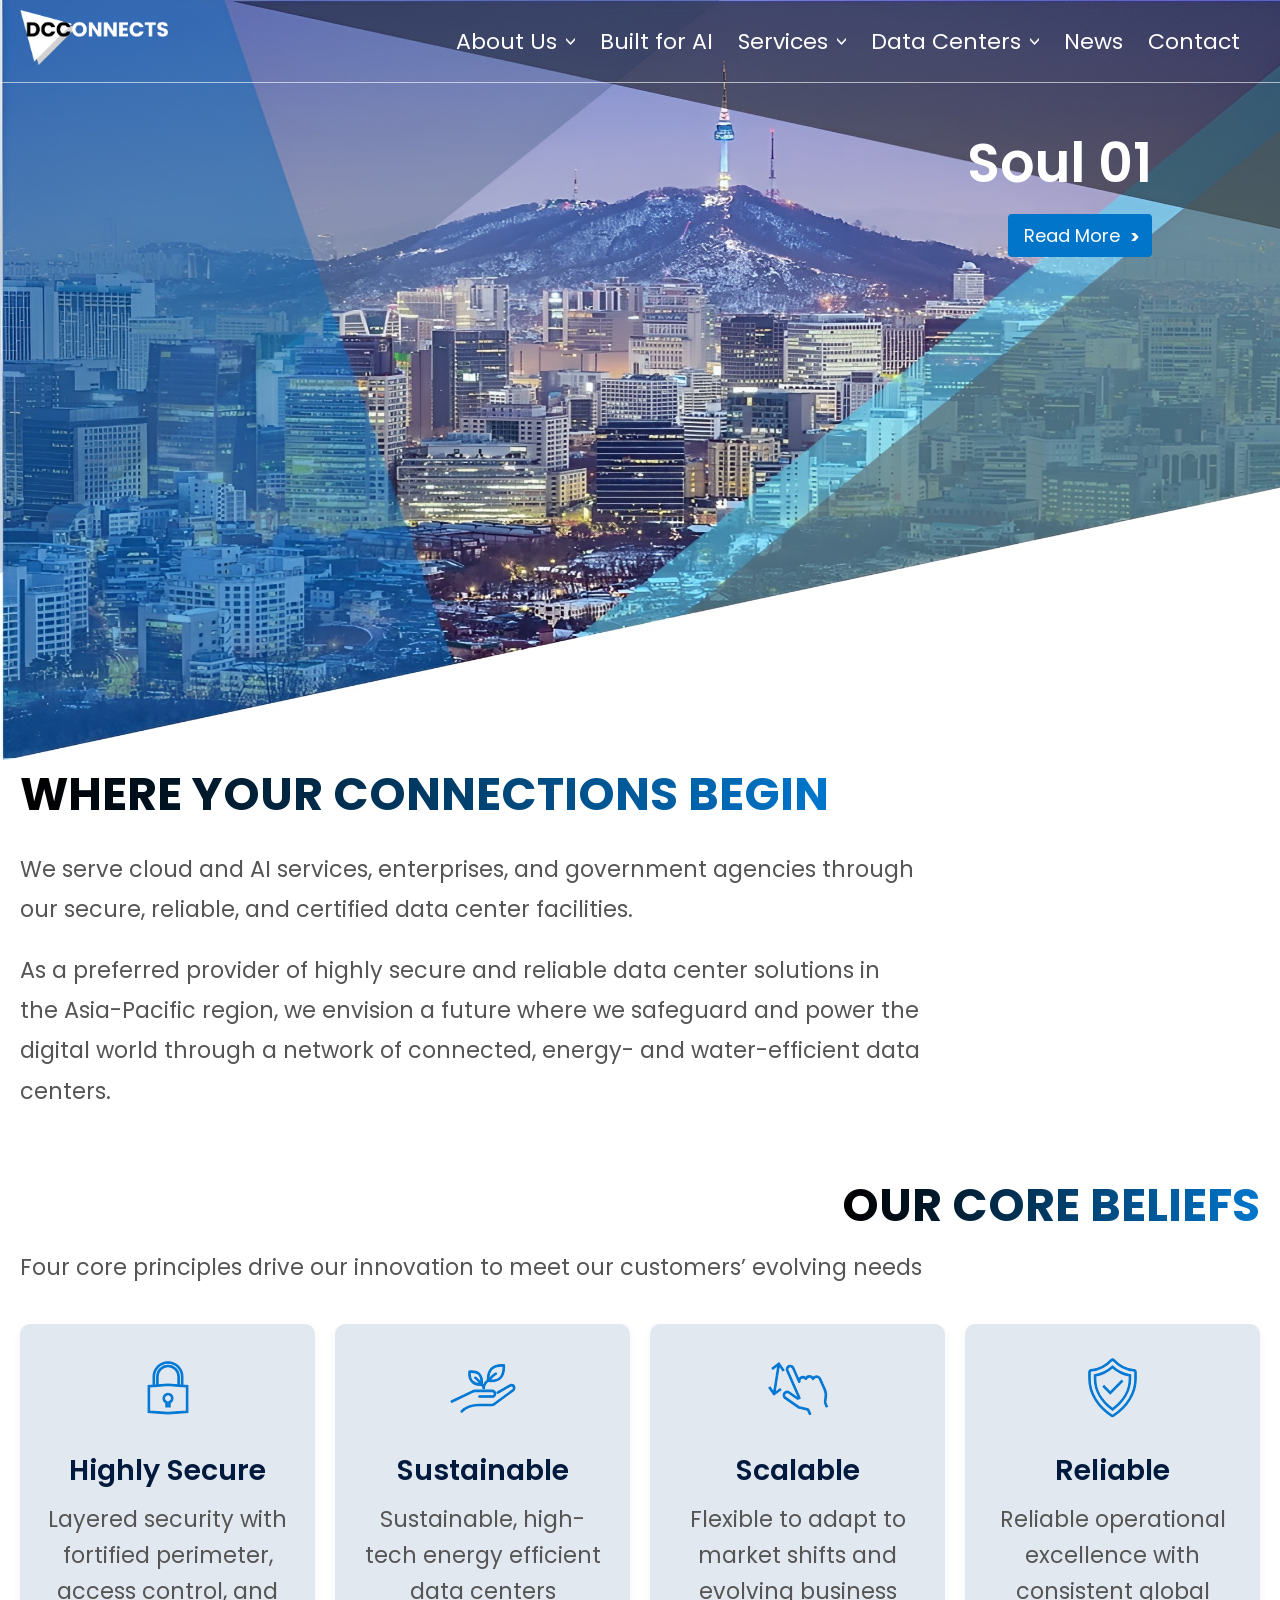
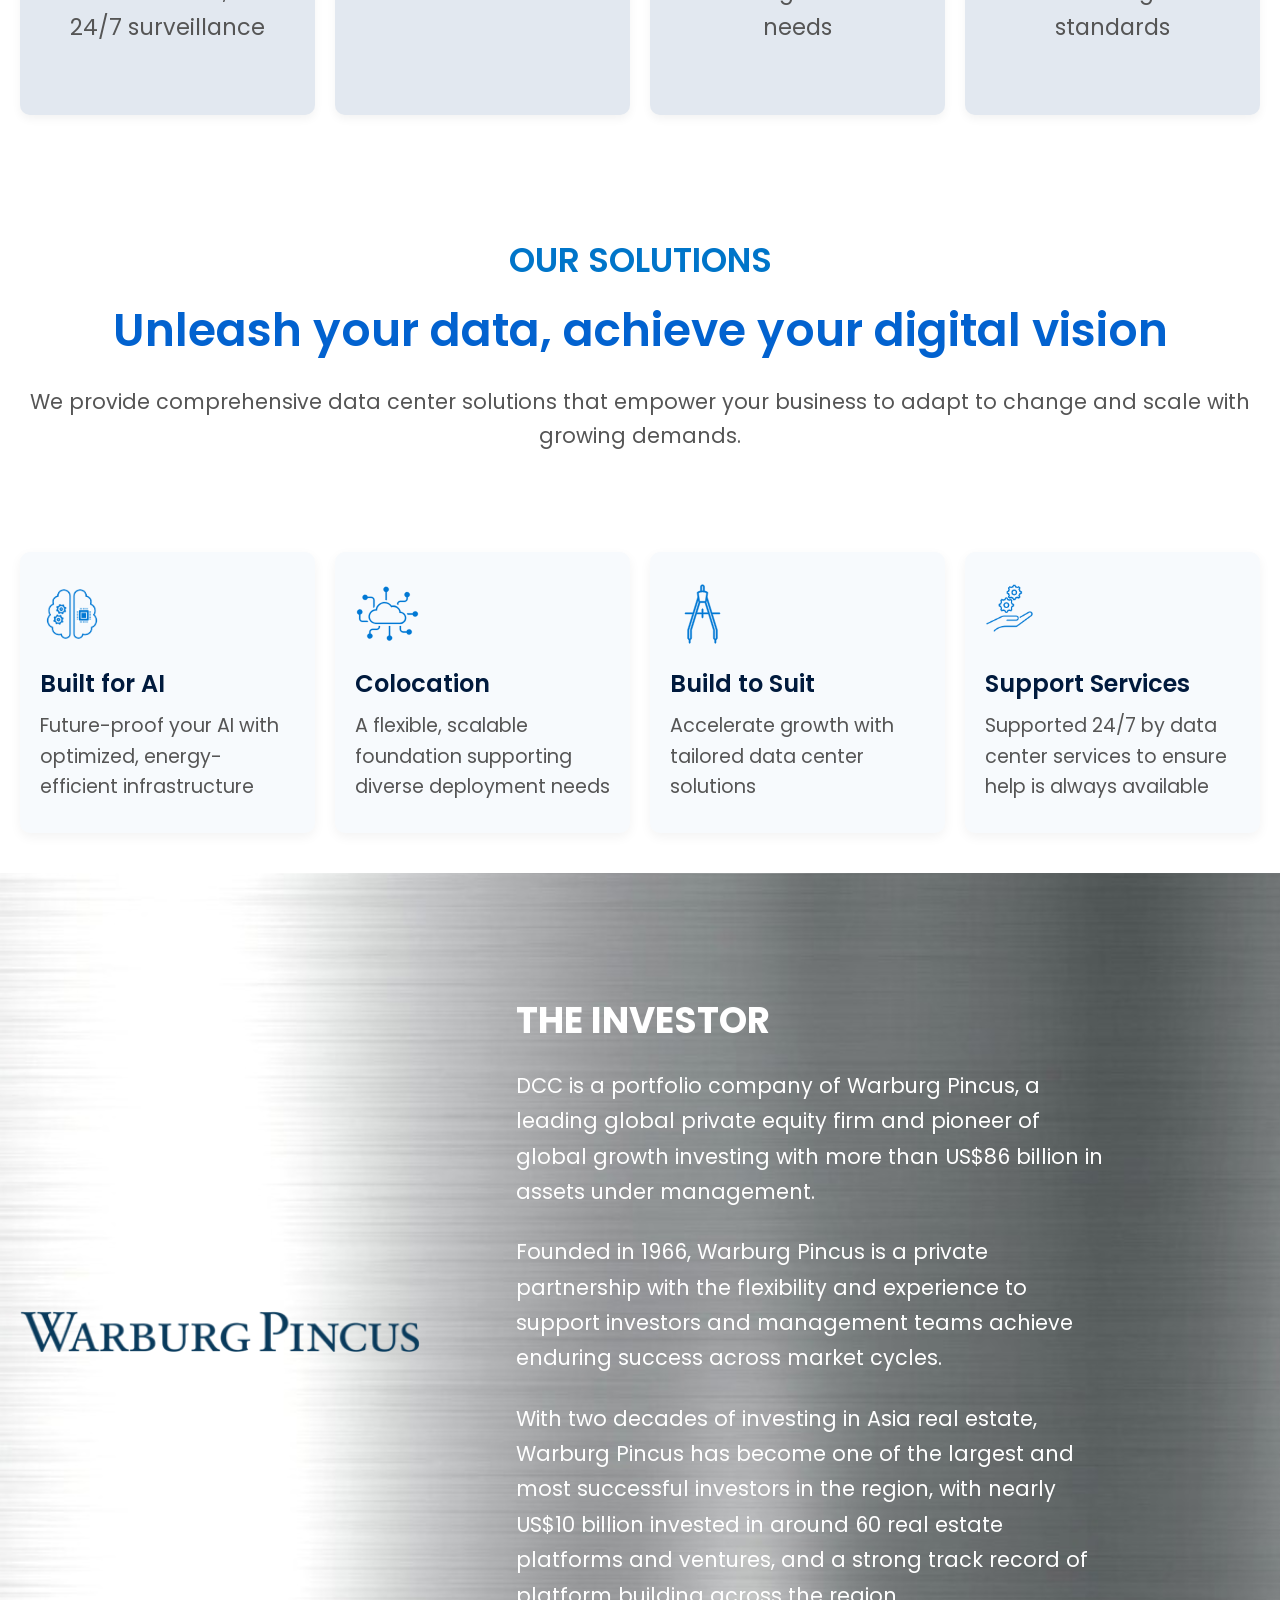
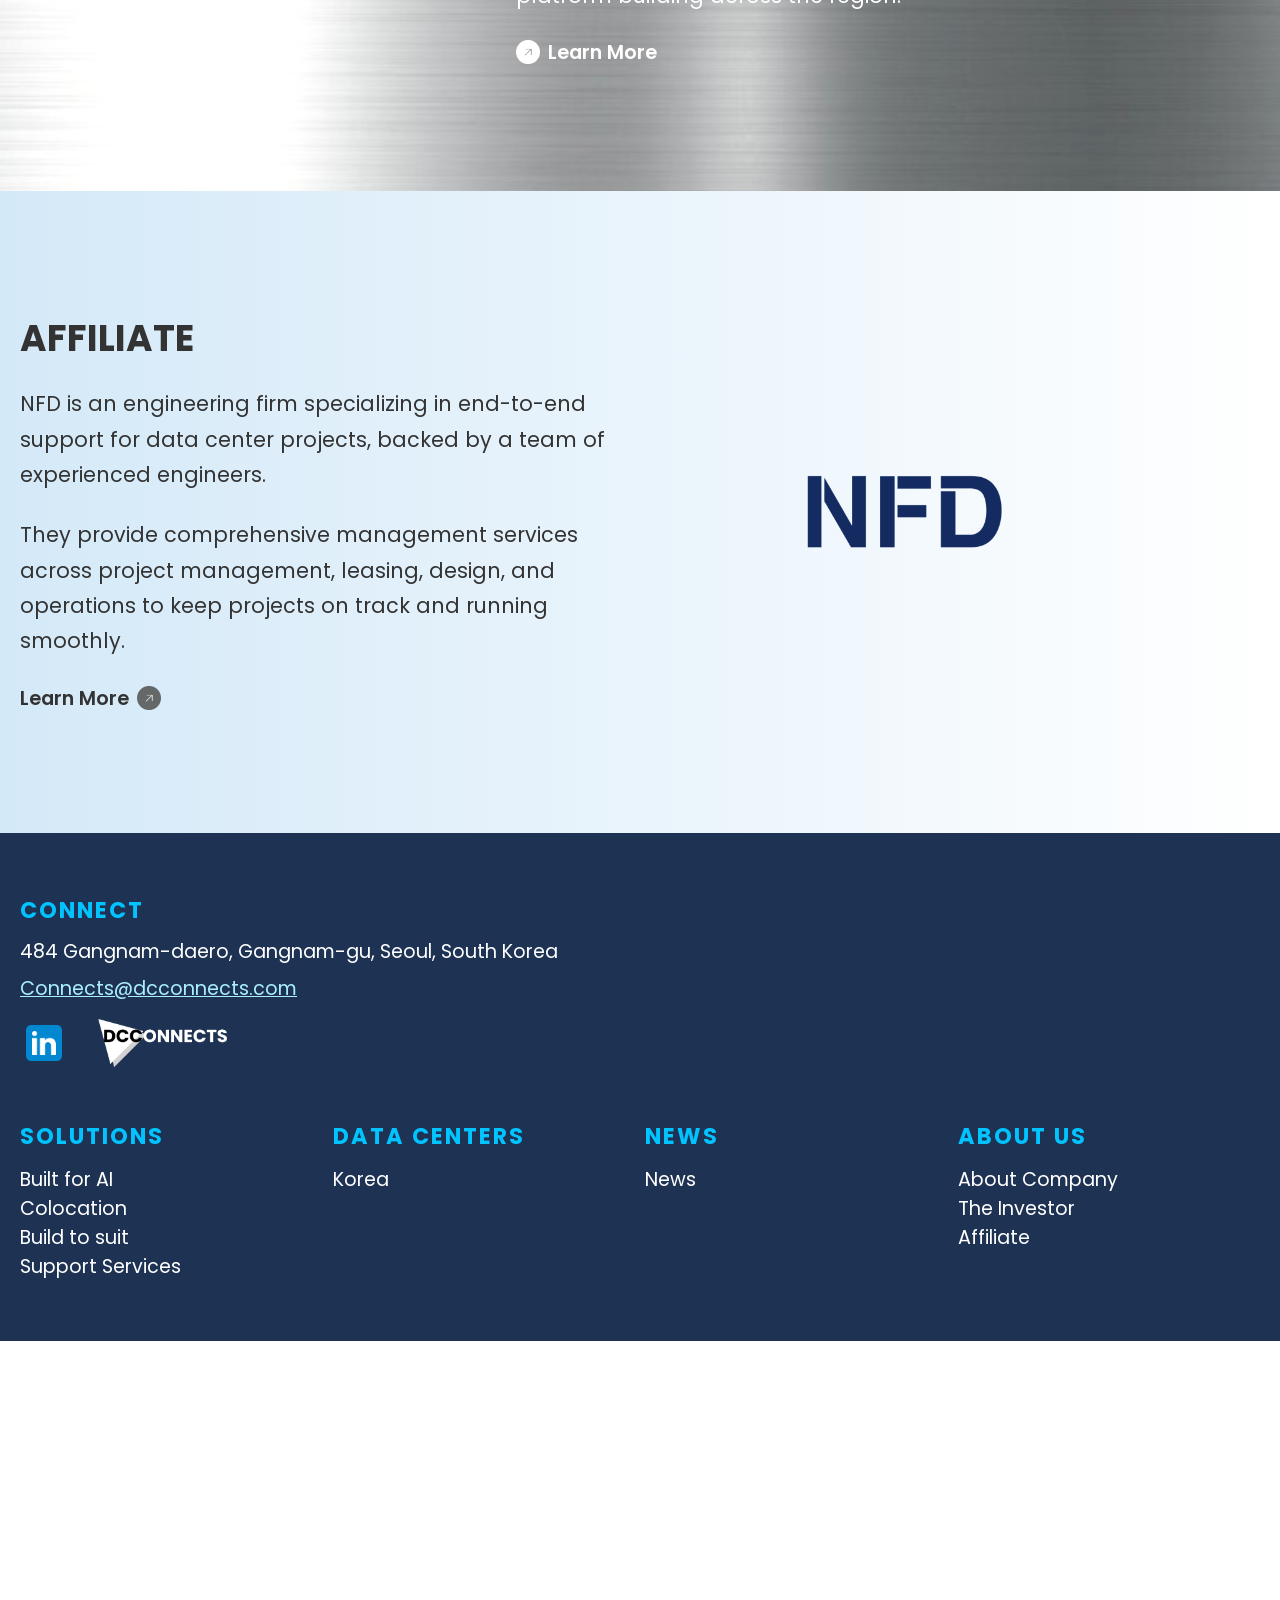
<file: index.html>
<!DOCTYPE html>
<html lang="en">
  <head>
    <meta charset="UTF-8" />
    <meta name="viewport" content="width=device-width, initial-scale=1.0" />
    <meta
      property="og:image"
      content="images/BG Image/BG Image_01 Soul 01_cropped@2x.png"
    />
    <meta property="og:title" content="DCCONNECTS Inc." />
    <meta
      property="og:description"
      content="Drive Your Future with Next Frontier Drive."
    />
    <meta
      property="og:site_name"
      content="Unleash your data, achieve your digital vision"
    />
    <meta property="og:url" content="https://dcconnects.kr" />
    <title>DC Connects</title>
    <link rel="stylesheet" href="css/common.css" />
    <link
      href="https://fonts.googleapis.com/css2?family=Poppins:wght@300;500;700&display=swap"
      rel="stylesheet"
    />
  </head>
  <body>
    <!-- Header 영역 불러오기 -->
    <div id="header-include"></div>

    <section id="banner">
      <div class="banner-inner">
        <img
          src="images/BG Image/BG Image_01 Soul 01@update_2x.png"
          alt="Banner"
        />
        <div class="hero-text">
          <h1>Soul 01</h1>
          <a href="data-center-soul01.html">Read More</a>
        </div>
      </div>
    </section>
    <section class="content">
      <h2>
        <span id="company" class="gradient-text"
          >WHERE YOUR CONNECTIONS BEGIN</span
        >
      </h2>
      <p>
        We serve cloud and AI services, enterprises, and government agencies
        through our secure, reliable, and certified data center facilities.
      </p>
      <p>
        As a preferred provider of highly secure and reliable data center
        solutions in the Asia-Pacific region, we envision a future where we
        safeguard and power the digital world through a network of connected,
        energy- and water-efficient data centers.
      </p>
    </section>
    <section class="core-beliefs">
      <div style="text-align: right">
        <h2><span class="gradient-text">OUR CORE BELIEFS</span></h2>
      </div>
      <div class="belief-intro">
        <p>
          Four core principles drive our innovation to meet our customers’
          evolving needs
        </p>
      </div>
      <div class="belief-grid">
        <div class="belief-card">
          <img
            src="images/Icons/Icon_01_Our_Core_Belief_01_Highlty Secure.svg"
            alt="Highly Secure"
          />
          <h3>Highly Secure</h3>
          <p>
            Layered security with fortified perimeter, access control, and 24/7
            surveillance
          </p>
        </div>
        <div class="belief-card">
          <img
            src="images/Icons/Icon_01 Our Core Belief_02 Sustainable.svg"
            alt="Sustainable"
          />
          <h3>Sustainable</h3>
          <p>Sustainable, high-tech energy efficient data centers</p>
        </div>
        <div class="belief-card">
          <img
            src="images/Icons/Icon_01 Our Core Belief_03 Scalable.svg"
            alt="Scalable"
          />
          <h3>Scalable</h3>
          <p>Flexible to adapt to market shifts and evolving business needs</p>
        </div>
        <div class="belief-card">
          <img
            src="images/Icons/Icon_01 Our Core Belief_04 Reliable.svg"
            alt="Reliable"
          />
          <h3>Reliable</h3>
          <p>
            Reliable operational excellence with consistent global standards
          </p>
        </div>
      </div>
    </section>

    <section class="solutions-section">
      <div class="solutions-inner">
        <p class="section-label">OUR SOLUTIONS</p>
        <h2 class="solutions-title">
          Unleash your data, achieve your digital vision
        </h2>
        <p class="solutions-description">
          We provide comprehensive data center solutions that empower your
          business to adapt to change and scale with growing demands.
        </p>
      </div>
    </section>

    <section class="solution-cards">
      <div class="solution-grid">
        <div
          class="solution-card"
          onclick="window.location.href='built-ai.html'"
        >
          <img
            src="images/Icons/Icon_02 Our Solution_01 Built for AI.png"
            alt="Built for AI"
          />
          <h3>Built for AI</h3>
          <p>
            Future-proof your AI with optimized, energy-efficient infrastructure
          </p>
        </div>
        <div
          class="solution-card"
          onclick="window.location.href='services.html#colocation-hero'"
        >
          <img
            src="images/Icons/Icon_02 Our Solution_02 Colocation.svg"
            alt="Colocation"
          />
          <h3>Colocation</h3>
          <p>
            A flexible, scalable foundation supporting diverse deployment needs
          </p>
        </div>
        <div
          class="solution-card"
          onclick="window.location.href='services.html#build-to-suit'"
        >
          <img
            src="images/Icons/Icon_02 Our Solution_03 Build to Suit.svg"
            alt="Build to Suit"
          />
          <h3>Build to Suit</h3>
          <p>Accelerate growth with tailored data center solutions</p>
        </div>
        <div
          class="solution-card"
          onclick="window.location.href='services.html#support-services'"
        >
          <img
            src="images/Icons/Icon_02 Our Solution_04 Support Services.png"
            alt="Support Services"
          />
          <h3>Support Services</h3>
          <p>
            Supported 24/7 by data center services to ensure help is always
            available
          </p>
        </div>
      </div>
    </section>

    <section class="investor-affiliate">
      <div id="investor-section" class="investor-section">
        <div class="investor-content">
          <img
            src="images/Company CI/CI_Warburg Pincus.png"
            alt="Warburg Pincus Logo"
            class="investor-logo"
          />
          <div class="investor-text">
            <h2>THE INVESTOR</h2>
            <p>
              DCC is a portfolio company of Warburg Pincus, a leading global
              private equity firm and pioneer of global growth investing with
              more than US$86 billion in assets under management.
            </p>
            <p>
              Founded in 1966, Warburg Pincus is a private partnership with the
              flexibility and experience to support investors and management
              teams achieve enduring success across market cycles.
            </p>
            <p>
              With two decades of investing in Asia real estate, Warburg Pincus
              has become one of the largest and most successful investors in the
              region, with nearly US$10 billion invested in around 60 real
              estate platforms and ventures, and a strong track record of
              platform building across the region.
            </p>
            <a
              href="https://www.warburgpincus.com"
              class="learn-more"
              target="_blank"
              rel="noopener noreferrer"
            >
              <img src="images/Button/Button_Learn More 01.png" alt="Arrow" />
              Learn More
            </a>
          </div>
        </div>
      </div>

      <div id="affiliate-section" class="affiliate-section">
        <div class="affiliate-content">
          <div class="affiliate-text">
            <h2>AFFILIATE</h2>
            <p>
              NFD is an engineering firm specializing in end-to-end support for
              data center projects, backed by a team of experienced engineers.
            </p>
            <p>
              They provide comprehensive management services across project
              management, leasing, design, and operations to keep projects on
              track and running smoothly.
            </p>
            <a
              href="https://nfd.kr"
              class="learn-more"
              target="_blank"
              rel="noopener noreferrer"
            >
              Learn More
              <img src="images/Button/Button_Learn More 02.png" alt="Arrow" />
            </a>
          </div>
          <img
            src="images/Company CI/CI_NFD.png"
            alt="NFD Logo"
            class="affiliate-logo"
          />
        </div>
      </div>
    </section>

    <!-- Footer 영역 불러오기 -->
    <div id="footer-include"></div>
    <script src="js/include.js"></script>
  </body>
  <script>
    /* Base scripts and layout logic for all pages */
    let resizeTimeout;
    let mobileDropdownInitialized = false;
    /* Responsive footer font and image size for under 958px */
    // Move nav inside .header-inner on desktop, outside on mobile
    function adjustNavPosition() {
      const headerInner = document.querySelector(".header-inner");
      const nav = document.querySelector("nav");
      if (!headerInner || !nav) return;
      if (window.innerWidth > 958) {
        if (!headerInner.contains(nav)) {
          headerInner.appendChild(nav);
        }
      } else {
        if (headerInner.contains(nav)) {
          headerInner.parentNode.parentNode.insertBefore(
            nav,
            headerInner.parentNode.nextSibling
          );
        }
      }
    }

    function enableMobileDropdown() {
      if (window.innerWidth > 958) {
        // Remove any existing onclick handlers to avoid conflicts on desktop
        document.querySelectorAll("nav ul li > a").forEach((link) => {
          link.onclick = null;
          link.classList.remove("open");
          if (link.parentElement) {
            link.parentElement.classList.remove("open");
          }
        });
        mobileDropdownInitialized = false;
        return;
      }

      if (mobileDropdownInitialized) return; // Prevent re-initialization

      const allMenuLinks = document.querySelectorAll("nav ul li > a");
      allMenuLinks.forEach((link) => {
        link.onclick = (e) => {
          const parent = link.parentElement;
          const isDropdown = parent.classList.contains("dropdown");
          const isOpen = parent.classList.contains("open");

          // Prevent default only for dropdowns
          if (isDropdown) {
            e.preventDefault();
          }

          // Reset all menu states
          document.querySelectorAll("nav ul li").forEach((item) => {
            item.classList.remove("open");
            const aTag = item.querySelector("a");
            if (aTag) {
              aTag.classList.remove("open");
            }
          });

          // Toggle dropdown only if it's a dropdown and was not already open
          if (isDropdown && !isOpen) {
            parent.classList.add("open");
            link.classList.add("open");
          } else if (!isDropdown) {
            // Close mobile menu if non-dropdown clicked
            document.body.classList.remove("menu-open");
          }
        };
      });
      mobileDropdownInitialized = true;
    }

    function onResize() {
      clearTimeout(resizeTimeout);
      resizeTimeout = setTimeout(() => {
        adjustNavPosition();
        enableMobileDropdown();
      }, 150);
    }

    window.addEventListener("load", () => {
      adjustNavPosition();
      enableMobileDropdown();
    });

    window.addEventListener("resize", onResize);
  </script>
</html>
</file>
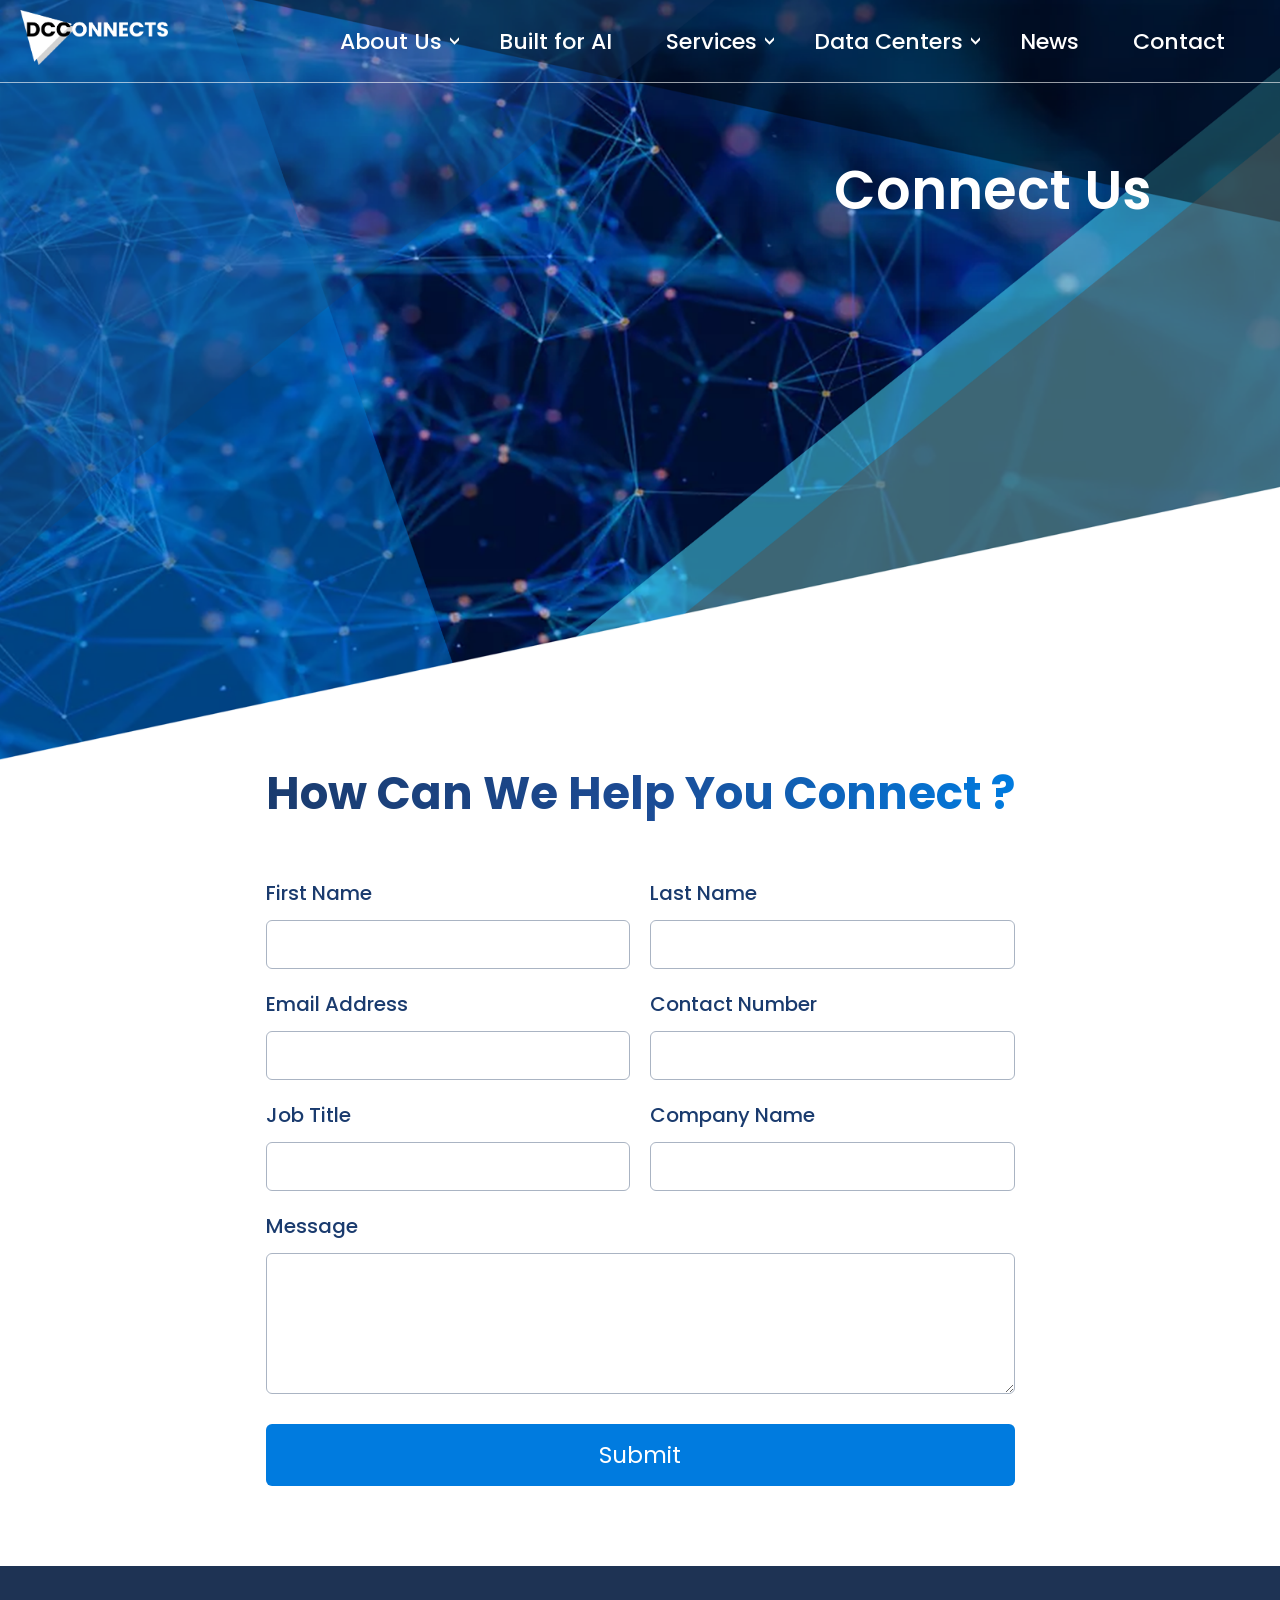
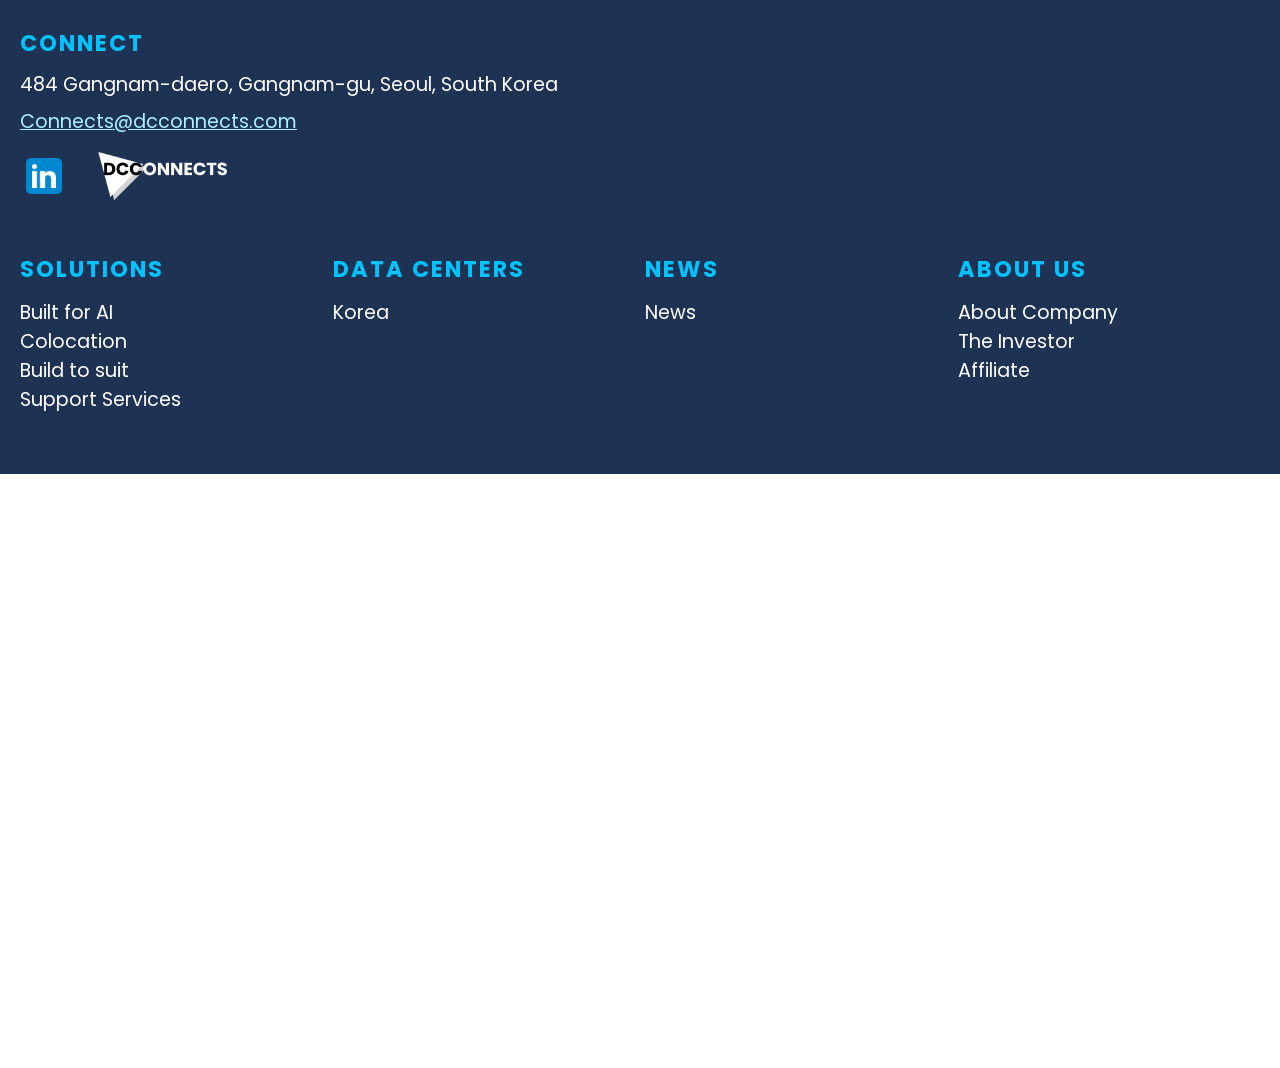
<file: contact.html>
<!DOCTYPE html>
<html lang="en">
  <head>
    <meta charset="UTF-8" />
    <meta name="viewport" content="width=device-width, initial-scale=1.0" />
    <title>DC Connects</title>
    <link rel="stylesheet" href="css/common.css" />
    <link
      href="https://fonts.googleapis.com/css2?family=Poppins:wght@300;500;700&display=swap"
      rel="stylesheet"
    />
    <style>
      .gradient-text {
        font-weight: 700;
        font-size: 45px;
        background: linear-gradient(to right, #1a3b6e, #1c4b94, #007bdf);
        -webkit-background-clip: text;
        -webkit-text-fill-color: transparent;
        display: inline-block;
      }

      .contact-container {
        max-width: 960px;
        margin: 0 auto;
        padding: 0px 20px 60px;
        font-family: "Poppins", sans-serif;
      }

      .contact-form-section {
        max-width: 1100px;
        margin: 0 auto;
      }
      .contact-form-section h1 {
        text-align: center;
        margin-bottom: 50px;
      }

      .contact-form {
        display: flex;
        flex-direction: column;
        gap: 20px;
      }

      .form-row {
        display: flex;
        flex-wrap: wrap;
        gap: 20px;
        margin-bottom: 20px;
      }

      .form-row.full-width {
        flex-direction: column;
      }

      .form-group {
        flex: 1;
        min-width: 200px;
        display: flex;
        flex-direction: column;
      }

      .form-group label {
        font-weight: 500;
        margin-bottom: 12px;
        font-size: 20px;
        color: #1a3b6e;
      }

      .form-group input,
      .form-group textarea {
        padding: 12px;
        font-size: 15px;
        border: 1px solid #aab4c3;
        border-radius: 6px;
        font-family: inherit;
      }

      .submit-btn {
        background-color: #007bdf;
        color: #fff;
        padding: 14px 28px;
        border: none;
        border-radius: 6px;
        font-size: 23px;
        cursor: pointer;
        transition: background-color 0.3s ease;
        margin-top: 10px
      }

      .submit-btn:hover {
        background-color: #005fa3;
      }

      @media (min-width: 959px) {
        .news-date-box {
          position: relative;
          left: 50%;
          transform: translateX(360px);
        }

        .header-inner {
          display: flex;
          align-items: center;
          justify-content: space-between;
          max-width: 1440px;
          margin: 0 auto;
          /* padding: 0 40px; */
          gap: 20px;
        }

        nav {
          display: block !important;
          visibility: visible !important;
          opacity: 1 !important;
          position: static !important;
          transform: none !important;
          margin-left: 0;
        }

        nav ul {
          display: flex !important;
          gap: 24px;
          justify-content: center;
          align-items: center;
          padding: 0;
          margin: 0;
          list-style: none;
        }

        nav ul li a {
          display: block;
          padding: 10px 15px;
          font-weight: 500;
          /* color: black; */
          text-decoration: none;
        }

        nav ul li a:hover {
          color: #0071ce;
        }
        .hidden {
          display: none;
        }
      }

      @media (max-width: 958px) {
        .form-row {
          flex-direction: column;
        }

        .submit-btn {
          width: 100%;
          text-align: center;
        }

        .contact-container {
          padding: 50px 20px 50px 20px;
        }
      }

      @media (max-width: 480px) {
        .gradient-text {
          font-size: 28px;
          line-height: 1.4;
        }

        .form-group input,
        .form-group textarea {
          font-size: 14px;
        }
      }
    </style>
  </head>

  <body>
    <!-- Header 영역 불러오기 -->
    <div id="header-include"></div>

    <section id="banner">
      <div class="banner-inner">
        <img src="images/BG Image/BG Image_06 Connect.png" alt="Banner" />
        <div class="hero-text">
          <h1>Connect Us</h1>
        </div>
      </div>
    </section>

    <form id="contact-form" class="contact-form">
    <main class="contact-container">      
        <section class="contact-form-section">
          <h1>
            <span class="gradient-text"
              >How Can We Help You Connect&nbsp;?</span
            >
          </h1>
          <form class="contact-form">
            <div class="form-row">
              <div class="form-group">
                <label for="first-name">First Name</label>
                <input type="text" id="first-name" name="first-name" required />
              </div>
              <div class="form-group">
                <label for="last-name">Last Name</label>
                <input type="text" id="last-name" name="last-name" required />
              </div>
            </div>
            <div class="form-row">
              <div class="form-group">
                <label for="email">Email Address</label>
                <input type="email" id="email" name="email" required />
              </div>
              <div class="form-group">
                <label for="contact-number">Contact Number</label>
                <input type="tel" id="contact-number" name="contact-number" />
              </div>
            </div>
            <div class="form-row">
              <div class="form-group">
                <label for="job-title">Job Title</label>
                <input type="text" id="job-title" name="job-title" />
              </div>
              <div class="form-group">
                <label for="company-name">Company Name</label>
                <input type="text" id="company-name" name="company-name" />
              </div>
            </div>
            <div class="form-row full-width">
              <div class="form-group">
                <label for="message">Message</label>
                <textarea
                  id="message"
                  name="message"
                  rows="5"
                  required
                ></textarea>
              </div>
            </div>
            <!-- Formspree 스팸 방지용 필드 (bot이 자동 작성하는 필드를 숨김 처리) -->
            <input type="text" name="_gotcha" style="display: none" />
            <div class="form-row full-width">
              <button type="submit" class="submit-btn">Submit</button>
            </div>
          </form>
        </section>
      </form>
    </main>

    <!-- Footer 영역 불러오기 -->
    <div id="footer-include"></div>
    <script src="js/include.js"></script>
    <script>
      /* Base scripts and layout logic for all pages */
      let resizeTimeout;
      let mobileDropdownInitialized = false;
      /* Responsive footer font and image size for under 958px */
      // Move nav inside .header-inner on desktop, outside on mobile
      function adjustNavPosition() {
        const headerInner = document.querySelector(".header-inner");
        const nav = document.querySelector("nav");
        if (!headerInner || !nav) return;
        if (window.innerWidth > 958) {
          if (!headerInner.contains(nav)) {
            headerInner.appendChild(nav);
          }
        } else {
          if (headerInner.contains(nav)) {
            headerInner.parentNode.parentNode.insertBefore(
              nav,
              headerInner.parentNode.nextSibling
            );
          }
        }
      }

      function enableMobileDropdown() {
        if (window.innerWidth > 958) {
          // Remove any existing onclick handlers to avoid conflicts on desktop
          document.querySelectorAll("nav ul li > a").forEach((link) => {
            link.onclick = null;
            link.classList.remove("open");
            if (link.parentElement) {
              link.parentElement.classList.remove("open");
            }
          });
          mobileDropdownInitialized = false;
          return;
        }

        if (mobileDropdownInitialized) return; // Prevent re-initialization

        const allMenuLinks = document.querySelectorAll("nav ul li > a");
        allMenuLinks.forEach((link) => {
          link.onclick = (e) => {
            const parent = link.parentElement;
            const isDropdown = parent.classList.contains("dropdown");
            const isOpen = parent.classList.contains("open");

            // Prevent default only for dropdowns
            if (isDropdown) {
              e.preventDefault();
            }

            // Reset all menu states
            document.querySelectorAll("nav ul li").forEach((item) => {
              item.classList.remove("open");
              const aTag = item.querySelector("a");
              if (aTag) {
                aTag.classList.remove("open");
              }
            });

            // Toggle dropdown only if it's a dropdown and was not already open
            if (isDropdown && !isOpen) {
              parent.classList.add("open");
              link.classList.add("open");
            } else if (!isDropdown) {
              // Close mobile menu if non-dropdown clicked
              document.body.classList.remove("menu-open");
            }
          };
        });
        mobileDropdownInitialized = true;
      }

      function onResize() {
        clearTimeout(resizeTimeout);
        resizeTimeout = setTimeout(() => {
          adjustNavPosition();
          enableMobileDropdown();
        }, 150);
      }

      const form = document.getElementById("contact-form");

      form.addEventListener("submit", async function (event) {
        event.preventDefault(); // 기본 제출 막기

        // Manually construct FormData with combined message
        const formData = new FormData();

        const firstName = document.getElementById("first-name").value.trim();
        const lastName = document.getElementById("last-name").value.trim();
        const email = document.getElementById("email").value.trim();
        const contactNumber = document.getElementById("contact-number").value.trim();
        const jobTitle = document.getElementById("job-title").value.trim();
        const companyName = document.getElementById("company-name").value.trim();
        const userMessage = document.getElementById("message").value.trim();

        const combinedMessage = `
                                    Name: ${firstName} ${lastName}
                                    Email: ${email}
                                    Contact Number: ${contactNumber}
                                    Job Title: ${jobTitle}
                                    Company Name: ${companyName}

                                    Message:
                                    ${userMessage}
                                    `.trim();

        formData.append("email", email); // So Formspree can reply
        formData.append("message", combinedMessage);

        try {
          const response = await fetch("https://formspree.io/f/mjkrzdbv", {
            method: "POST",
            headers: { Accept: "application/json" },
            body: formData,
          });

          if (response.ok) {
            alert("성공적으로 전송되었습니다. 감사합니다!");
            form.reset();
          } else {
            alert("전송 중 문제가 발생했습니다. 다시 시도해주세요.");
          }
        } catch (error) {
          alert("에러 발생: " + error.message);
        }
      });

      window.addEventListener("load", () => {
        adjustNavPosition();
        enableMobileDropdown();
      });

      window.addEventListener("resize", onResize);
    </script>
  </body>
</html>
</file>
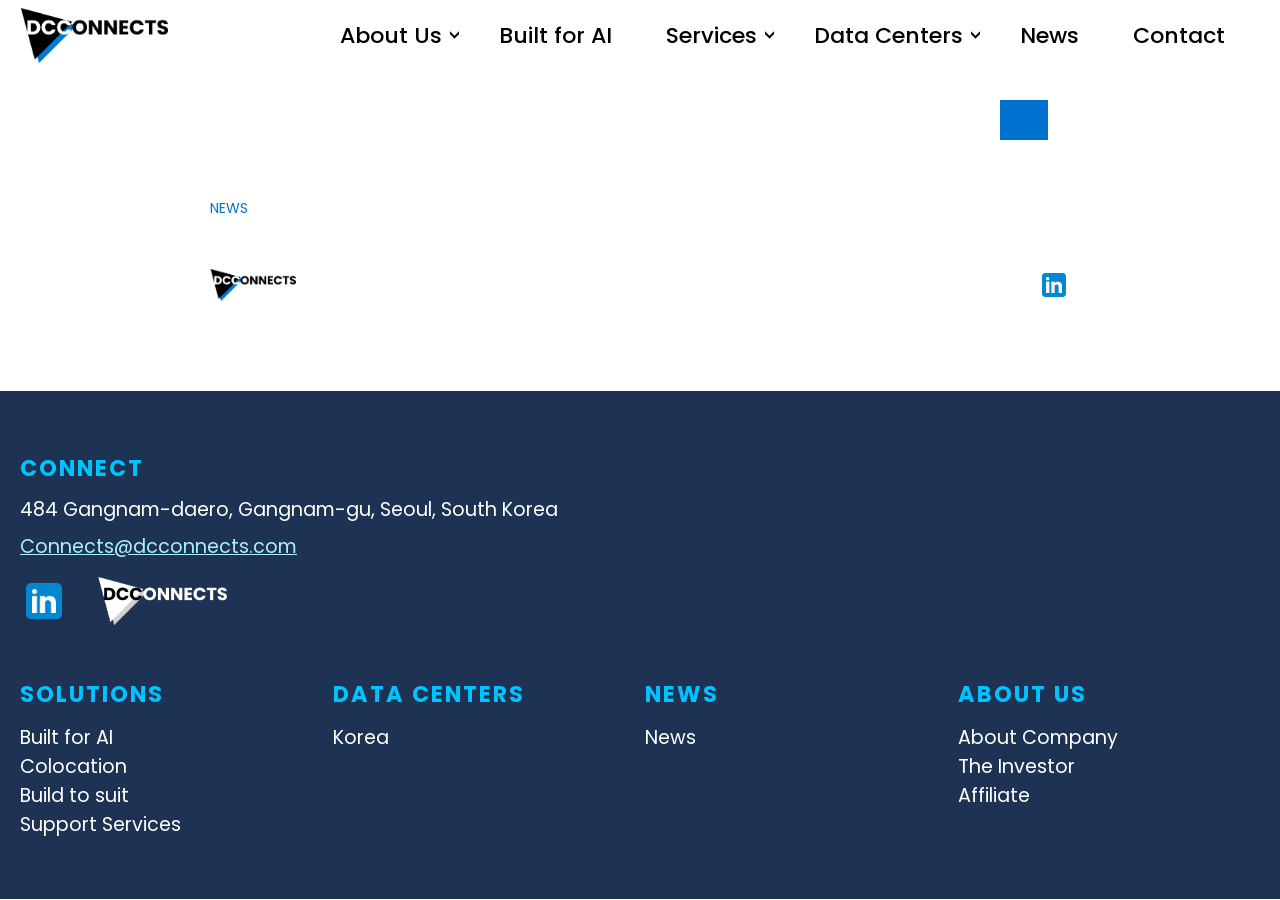
<file: new-detail.html>
<!DOCTYPE html>
<html lang="en">
  <head>
    <meta charset="UTF-8" />
    <meta name="viewport" content="width=device-width, initial-scale=1.0" />
    <title>DC Connects</title>
    <link rel="stylesheet" href="css/common.css" />
    <link
      href="https://fonts.googleapis.com/css2?family=Poppins:wght@300;500;700&display=swap"
      rel="stylesheet"
    />
    <style>
      .news-detail-section {
        max-width: 900px;
        margin: 0 auto;
        padding: 40px 20px;
        font-family: "Poppins", sans-serif;
        line-height: 1.6;
      }

      .news-detail-header {
        text-align: left;
        margin-bottom: 20px;
      }

      .news-date-box {
        background: #0071ce;
        color: white;
        text-align: center;
        padding: 20px 24px;
        display: inline-block;
        margin: 100px auto 0;
      }

      .news-date-box .date-month {
        font-size: 18px;
        font-weight: bold;
      }

      .news-date-box .date-day {
        font-size: 36px;
        font-weight: bold;
      }

      .news-date-box .date-year {
        font-size: 16px;
      }

      .news-type {
        color: #0071ce;
        font-size: 14px;
        margin-top: 10px;
      }

      .news-title {
        font-size: 22px;
        font-weight: bold;
        margin-top: 5px;
      }

      .news-detail-meta {
        display: flex;
        justify-content: space-between;
        margin: 50px 0;
      }

      .news-meta-left,
      .news-meta-right {
        height: 32px;
      }

      .news-detail-body p {
        margin-bottom: 20px;
      }

      .news-detail-body a {
        color: #0071ce;
        text-decoration: underline;
        white-space: normal;
        word-wrap: break-word;
        word-break: break-word;
      }

      @media (min-width: 959px) {
        .news-date-box {
          position: relative;
          left: 50%;
          transform: translateX(360px);
        }

        .header-inner {
          display: flex;
          align-items: center;
          justify-content: space-between;
          max-width: 1440px;
          margin: 0 auto;
          padding: 0 40px;
          gap: 20px;
        }

        nav {
          display: block !important;
          visibility: visible !important;
          opacity: 1 !important;
          position: static !important;
          transform: none !important;
          margin-left: 0;
        }

        nav ul {
          display: flex !important;
          gap: 24px;
          justify-content: center;
          align-items: center;
          padding: 0;
          margin: 0;
          list-style: none;
        }

        nav ul li a {
          display: block;
          padding: 10px 15px;
          font-weight: 500;
          color: black;
          text-decoration: none;
        }

        nav ul li a:hover {
          color: #0071ce;
        }
        .hidden {
          display: none;
        }
      }

      @media (max-width: 958px) {
        .news-date-box {
          display: block;
          margin: 10px auto 0;
          transform: none;
          left: auto;
        }
      }
    </style>
  </head>

  <body>
    <!-- Header 영역 불러오기 -->
    <div id="header-include"></div>

    <div class="news-date-box">
      <div id="date-month" class="date-month"></div>
      <div id="date-day" class="date-day"></div>
      <div id="date-year" class="date-year"></div>
    </div>

    <!-- News Detail Section -->
    <section class="news-detail-section">
      <div class="news-detail-wrapper">
        <div class="news-detail-header">
          <div class="news-type">NEWS</div>
          <h2 id="news-title" class="news-title"></h2>
        </div>

        <div class="news-detail-meta">
          <img
            src="images/Company CI/DCC CI Full_Main Color.png"
            alt="DCC Connects"
            class="news-meta-left"
          />
          <img
            src="images/Company CI/LinkedIn Png.png"
            alt="LinkedIn"
            class="news-meta-right"
          />
        </div>

        <div id="news-detail-body" class="news-detail-body"></div>
      </div>
    </section>

    <!-- Footer 영역 불러오기 -->
    <div id="footer-include"></div>
    <script src="js/include.js"></script>
    <script>
      /* Base scripts and layout logic for all pages */
      let resizeTimeout;
      let mobileDropdownInitialized = false;
      /* Responsive footer font and image size for under 958px */
      // Move nav inside .header-inner on desktop, outside on mobile
      function adjustNavPosition() {
        const headerInner = document.querySelector(".header-inner");
        const nav = document.querySelector("nav");
        if (!headerInner || !nav) return;
        if (window.innerWidth > 958) {
          if (!headerInner.contains(nav)) {
            headerInner.appendChild(nav);
          }
        } else {
          if (headerInner.contains(nav)) {
            headerInner.parentNode.parentNode.insertBefore(
              nav,
              headerInner.parentNode.nextSibling
            );
          }
        }
      }

      function enableMobileDropdown() {
        if (window.innerWidth > 958) {
          // Remove any existing onclick handlers to avoid conflicts on desktop
          document.querySelectorAll("nav ul li > a").forEach((link) => {
            link.onclick = null;
            link.classList.remove("open");
            if (link.parentElement) {
              link.parentElement.classList.remove("open");
            }
          });
          mobileDropdownInitialized = false;
          return;
        }

        if (mobileDropdownInitialized) return; // Prevent re-initialization

        const allMenuLinks = document.querySelectorAll("nav ul li > a");
        allMenuLinks.forEach((link) => {
          link.onclick = (e) => {
            const parent = link.parentElement;
            const isDropdown = parent.classList.contains("dropdown");
            const isOpen = parent.classList.contains("open");

            // Prevent default only for dropdowns
            if (isDropdown) {
              e.preventDefault();
            }

            // Reset all menu states
            document.querySelectorAll("nav ul li").forEach((item) => {
              item.classList.remove("open");
              const aTag = item.querySelector("a");
              if (aTag) {
                aTag.classList.remove("open");
              }
            });

            // Toggle dropdown only if it's a dropdown and was not already open
            if (isDropdown && !isOpen) {
              parent.classList.add("open");
              link.classList.add("open");
            } else if (!isDropdown) {
              // Close mobile menu if non-dropdown clicked
              document.body.classList.remove("menu-open");
            }
          };
        });
        mobileDropdownInitialized = true;
      }

      function onResize() {
        clearTimeout(resizeTimeout);
        resizeTimeout = setTimeout(() => {
          adjustNavPosition();
          enableMobileDropdown();
        }, 150);
      }

      function showNewsDetail(id) {
        const detailMap = {
          n1: {
            title: `DC Connects Opens Official LinkedIn Page to Share Insights, Updates,
            and Build Community Connections`,
            date_year: "2025",
            date_month: "JUL",
            date_day: "25",
            content: `
                <p>
                DC Connects is excited to announce the launch of its official LinkedIn page, marking a new chapter in how the company engages with industry professionals, clients, and partners.
            </p>
            <p>
                This platform will serve as a hub for sharing expert insights, project milestones, and the latest updates from across the data center and infrastructure sectors.
            </p>
            <p>
                As part of its mission to foster transparent communication and community growth, DC Connects invites you to follow its page and become part of the conversation.
            </p>
            <p>
                Whether you’re interested in cutting-edge engineering developments, sustainability in data center design, or updates on key project deployments, the page promises valuable content for all stakeholders.
            </p>
            <p>
                Follow us at: https://www.linkedin.com/in/dcconnects
                <br />
                <a
                href="https://www.linkedin.com/in/dcconnects"
                target="_blank"
                >https://www.linkedin.com/in/dcconnects
                </a>
            </p>
            <p>
                Stay connected, stay informed, and grow with us.
                </p>
            `,
          },
          n2: {
            title: `DC Connects Secures Construction Permit for First Data Center
            Project ‘Soul 01’ in Yongin, South Korea, with 56MW IT Capacity`,
            date_year: "2025",
            date_month: "AUG",
            date_day: "01",
            content: `
                <p>
                Yongin, South Korea — DCC has officially permitted construction on
                its inaugural data center project, Soul 01, located in Cheoin-gu,
                Yongin, a strategic location just outside of Seoul.
            </p>
            <p>
                The facility is designed to support 56MW of IT load, with two
                purpose-built buildings delivering 28MW each, and a total gross
                floor area (GFA) of 57,971 square meters.
            </p>
            <p>
                Positioned to meet the growing demand for cloud and AI
                infrastructure, Soul 01 marks a major milestone in DCC’s expansion
                into hyperscale-grade data center development. The project is
                tailored for high-density workloads, ensuring scalability and
                efficiency for next-generation computing.
            </p>
            <p>
                Construction is already underway, with full delivery targeted for Q1
                2028. The development is expected to serve leading hyperscale,
                cloud, and enterprise clients looking to expand their presence in
                the Greater Seoul Metropolitan Area—one of Asia’s most active
                digital markets.
            </p>
            <p>
                “Our mission is to deliver resilient, future-proof data center
                solutions that meet the needs of AI and cloud-based innovation,”
                said a DCC CEO. “Soul 01 is just the beginning.”
            </p>
            <p>
                For more details on this project, please visit:
                <br />
                <a
                href="https://www.dcconnects.com/datacenters/kor/soul01"
                target="_blank"
                >https://www.dcconnects.com/datacenters/kor/soul01
                </a>
            </p>
            `,
          },
          n3: {
            title: `DC Connects Joins Warburg Pincus and Wide Creek to Launch 80 MW Hyper‑Scale Data Center in Greater Seoul`,
            date_year: "2025",
            date_month: "SEP",
            date_day: "24",
            content: `
                <p>
                    Founded by Jae Woo Choi, formerly of Brookfield’s DCI Data Centers, 
                    DC Connects aims to meet fast-growing demand for digital infrastructure 
                    in South Korea with this Greater Seoul venture representing its first project. 
                </p>
                <p>
                    “We are proud to break ground on a strategic asset designed from the ground up 
                    to meet growing demand from global and local cloud and AI leaders,” 
                    Choi said. “With 80MW of capacity, best-in-class cooling and power systems, 
                    and built-in flexibility for rapid deployment, this data centre will deliver 
                    the reliability, efficiency, and high-density capabilities that 
                    tenants need to operate at scale.”
                </p>
                <p>
                    <b>Read more from various media outlets :</b>
                    <br/>
                    - Mingtiandi, 24 Sep 2025, <a
                    href="https://www.mingtiandi.com/real-estate/data-centres/warburg-pincus-jv-buys-site-for-80mw-greater-seoul-data-centre/"
                    target="_blank"
                    >Warburg Pincus Buys Site for 80MW Greater Seoul Data Centre
                    </a>
                    <br/>
                    - W.Media, 25 Sep 2025, <a
                    href="https://w.media/warburg-pincus-dc-connects-and-wide-creek-amc-acquire-land-for-80mw-hyperscale-dc-in-south-korea/"
                    target="_blank"
                    >Warburg Pincus, DC Connects, and Wide Creek AMC acquire land for 80MW Hyperscale DC in South Korea
                    </a>
                    <br/>
                    - Institutional Real Estate, 25 Sep 2025, <a
                    href="https://irei.com/news/warburg-pincus-partners-with-dc-connects-and-wide-creek-amc-to-acquire-land-to-develop-data-center-in-south-korea/"
                    target="_blank"
                    >Warburg Pincus partners with DC Connects and Wide Creek AMC to acquire land to develop data center in South Korea
                    </a>
                    <br/>
                    - DatacenterDynamics, 25 Sep 2025, <a
                    href="https://www.datacenterdynamics.com/en/news/warburg-pincus-and-partners-break-ground-on-80mw-data-center-in-south-korea/"
                    target="_blank"
                    >Warburg Pincus and partners break ground on 80MW data center in South Korea
                    </a>
                    <br/>
                    - Telcompaper, 26 Sep 2025, <a
                    href="https://www.telecompaper.com/news/warburg-pincus-acquires-seoul-site-for-80-mw-data-centre--1549174"
                    target="_blank"
                    >Warburg Pincus acquires Seoul site for 80 MW data centre
                    </a>
                    <br/>
                    - The Tech Capital, 29 Sep 2025, <a
                    href="https://thetechcapital.com/warburg-pincus-to-develop-80mw-data-centre-in-south-korea/"
                    target="_blank"
                    >Warburg Pincus to develop 80MW data centre in South Korea
                    </a>
                </p>
                `,
          },
        };

        const detail = detailMap[id];
        if (!detail) return;

        document.querySelector("#news-title").innerText = detail.title;
        document.querySelector("#date-year").innerText = detail.date_year;
        document.querySelector("#date-month").innerText = detail.date_month;
        document.querySelector("#date-day").innerText = detail.date_day;
        document.querySelector("#news-detail-body").innerHTML = detail.content;
      }

      window.addEventListener("load", () => {
        adjustNavPosition();
        enableMobileDropdown();
      });

      window.addEventListener("resize", onResize);

      window.addEventListener("DOMContentLoaded", () => {
        const params = new URLSearchParams(window.location.search);
        const newsId = params.get("id"); // 예: 'news1'
        if (newsId) {
          showNewsDetail(newsId);
        }
      });
    </script>
  </body>
</html>
</file>
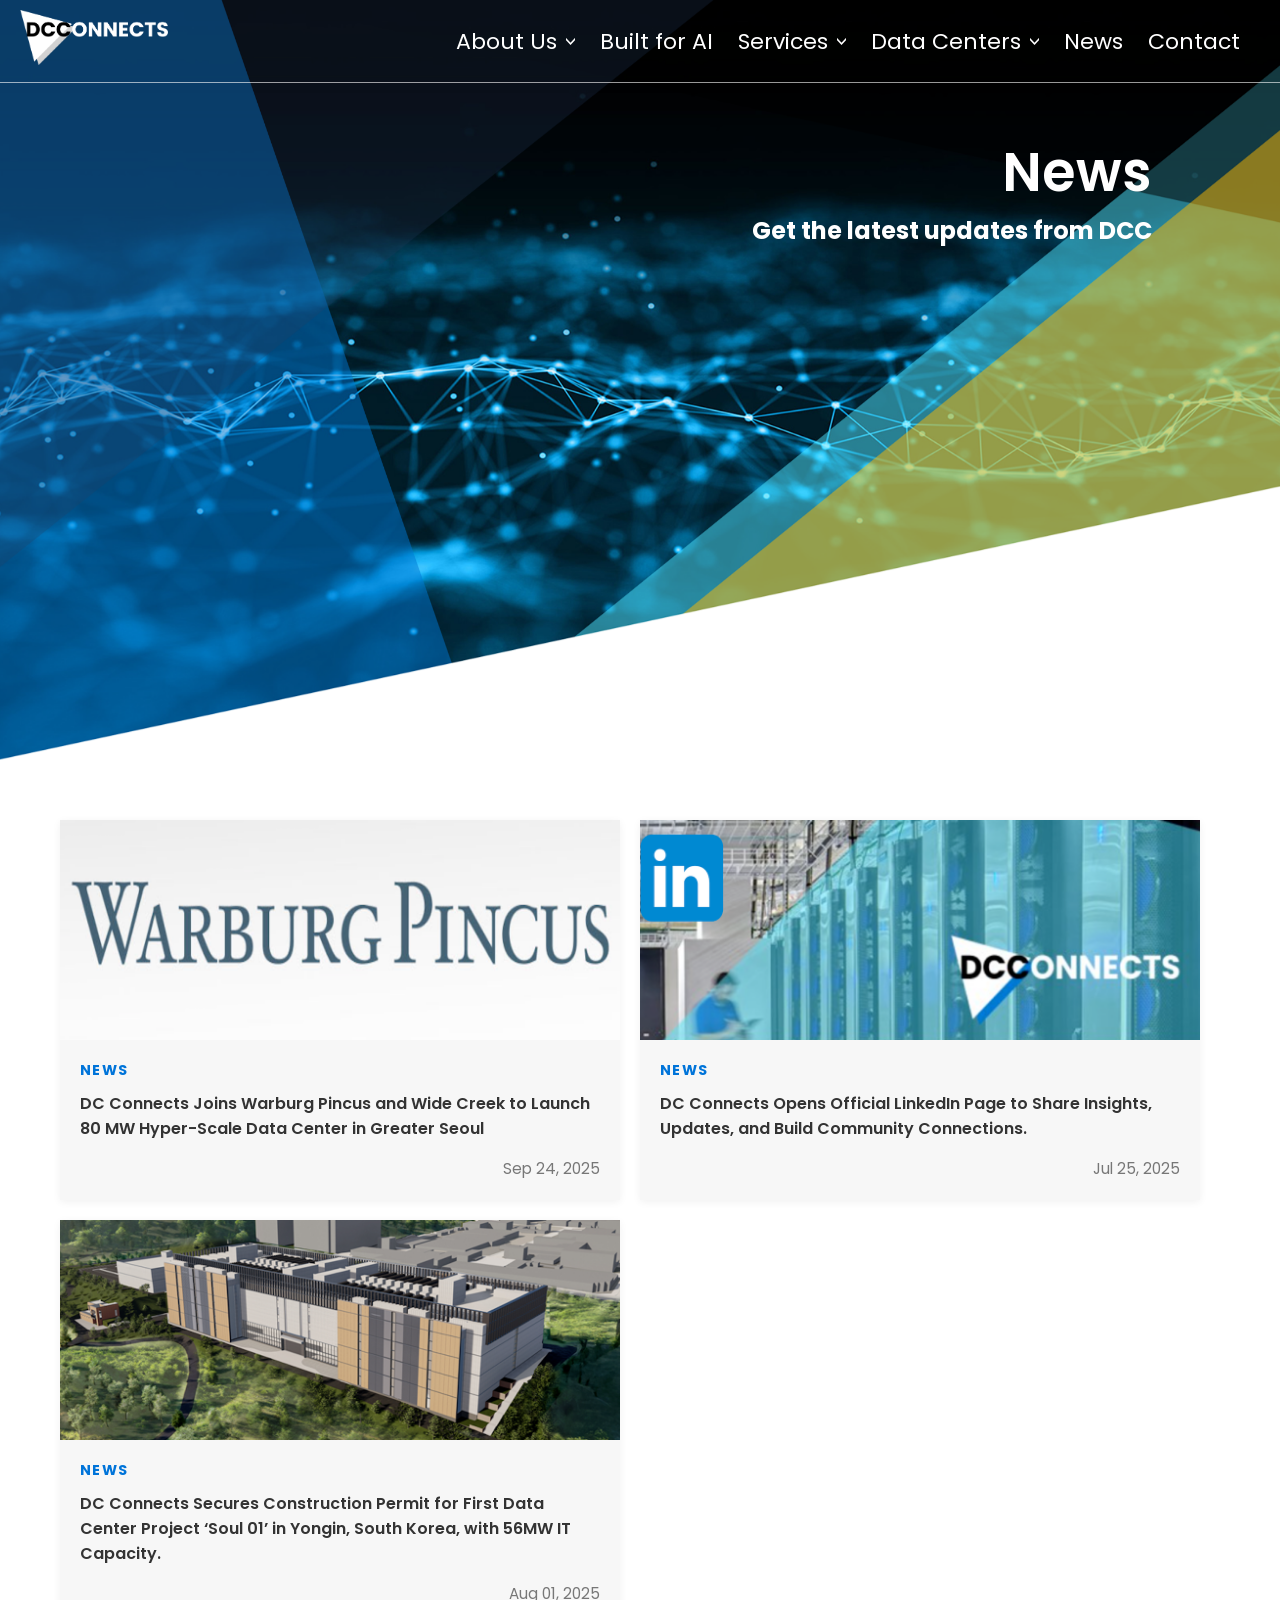
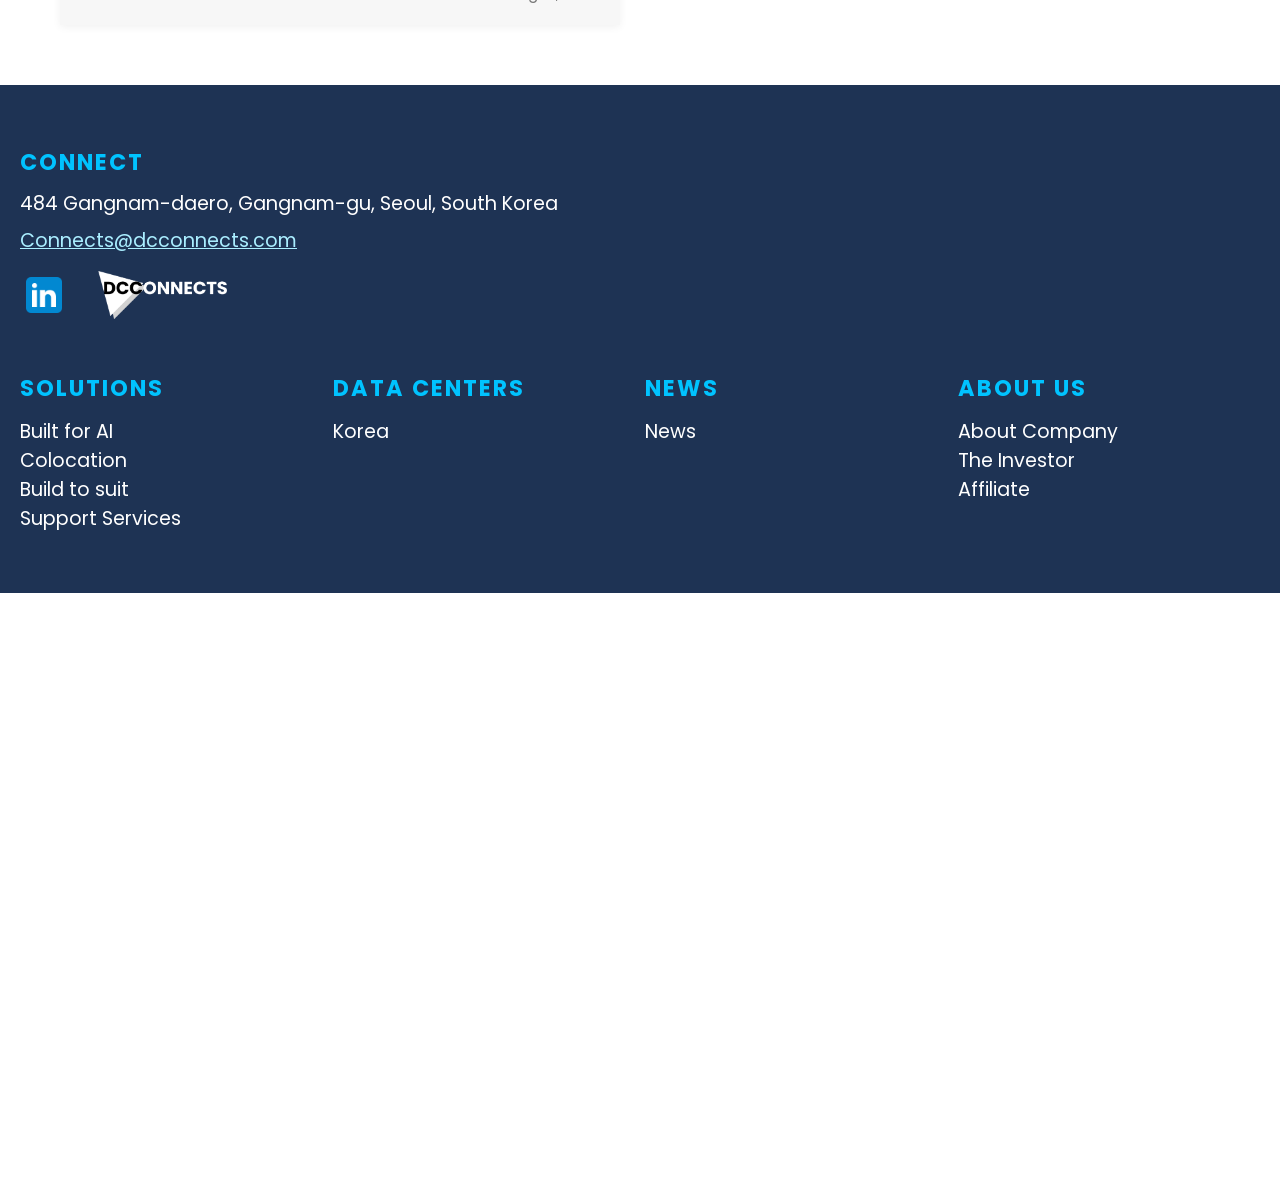
<file: news.html>
<!DOCTYPE html>
<html lang="en">
  <head>
    <meta charset="UTF-8" />
    <meta name="viewport" content="width=device-width, initial-scale=1.0" />
    <title>DC Connects</title>
    <link rel="stylesheet" href="css/common.css" />
    <link
      href="https://fonts.googleapis.com/css2?family=Poppins:wght@300;500;700&display=swap"
      rel="stylesheet"
    />
    <style>
    .news-cards {
      display: flex;
      flex-wrap: wrap;
      justify-content: flex-start;
      gap: 20px;
      padding: 60px 20px;
      max-width: 1200px;
      margin: 0 auto;
    }

    .news-card {
      background-color: #f7f7f7;
      flex: 1 1 calc(50% - 20px);
      max-width: calc(50% - 20px);
      box-shadow: 0 2px 8px rgba(0, 0, 0, 0.06);
      display: flex;
      flex-direction: column;
      transition: transform 0.3s ease, box-shadow 0.3s ease, filter 0.3s ease;
      text-decoration: none;
      color: inherit;
    }

    .news-card img {
      width: 100%;
      height: 250px;
      object-fit: cover;
      object-position: center;
    }

    /* Fixed area thumbnail - loads image as background to avoid distortion */
    .news-thumb {
      width: 100%;
      height: 220px;              /* fixed area on desktop */
      background-size: cover;     /* fill area, cropping if necessary */
      background-repeat: no-repeat;
      background-position: center;
      background-color: #ffffff;  /* neutral background behind transparent/letterboxed space */
    }
    @media (max-width: 958px) {
      .news-thumb {
        height: 180px;            /* slightly shorter on mobile */
      }
    }

    .news-content {
      padding: 20px;
    }

    .news-category {
      color: #0074d9;
      font-weight: bold;
      letter-spacing: 0.1em;
      font-size: 0.9rem;
      margin-bottom: 10px;
    }

    .news-card h3 {
      font-size: 1rem;
      font-weight: 600;
      color: #333;
      margin-bottom: 16px;
    }

    .news-date {
      font-size: 0.95rem;
      color: #777;
      text-align: right;
    }

    @media (max-width: 958px) {
      .news-card {
        flex: 1 1 100%;
        max-width: 100%;
      }
      .hero-text h2 {
        font-size: 15px;
      }
    }
    .news-card:hover {
      transform: translateY(-10px) scale(1.02);
      box-shadow: 0 12px 25px rgba(0, 116, 217, 0.25);
      transition: transform 0.3s ease, box-shadow 0.3s ease, filter 0.3s ease;
      filter: brightness(1.05);
    }
    </style>
  </head>

  <body>
    <!-- Header 영역 불러오기 -->
    <div id="header-include"></div>
    
    <section id="banner">
      <div class="banner-inner">
        <img src="images/BG Image/BG Image_05 News.png" alt="Banner" />
        <div class="hero-text">
          <h1>News</h1>
          <h2>Get the latest updates from DCC</h2>
        </div>
      </div>
    </section>
    <section id="news-cards" class="news-cards">
      <!-- image사이즈를 반드시 1200px * 450px 맞추어 업로드 해야 함 -->
      <a class="news-card" href="new-detail.html?id=n3">
        <div class="news-thumb" style="background-image:url('images/Other Images/News 03.png');"></div>
        <div class="news-content">
          <p class="news-category">NEWS</p>
          <h3>DC Connects Joins Warburg Pincus and Wide Creek to Launch 80 MW Hyper-Scale Data Center in Greater Seoul</h3>
          <p class="news-date">Sep 24, 2025</p>
        </div>
      </a>
      <a class="news-card" href="new-detail.html?id=n1">
        <div class="news-thumb" style="background-image:url('images/Other Images/News 01.png');"></div>
        <div class="news-content">
          <p class="news-category">NEWS</p>
          <h3>DC Connects Opens Official LinkedIn Page to Share Insights, Updates, and Build Community Connections.</h3>
          <p class="news-date">Jul 25, 2025</p>
        </div>
      </a>
      <a class="news-card" href="new-detail.html?id=n2">
        <div class="news-thumb" style="background-image:url('images/Other Images/News 02.png');"></div>
        <div class="news-content">
          <p class="news-category">NEWS</p>
          <h3>DC Connects Secures Construction Permit for First Data Center Project ‘Soul 01’ in Yongin, South Korea, with 56MW IT Capacity.</h3>
          <p class="news-date">Aug 01, 2025</p>
        </div>
      </a>
    </section>
    <!-- Footer 영역 불러오기 -->
    <div id="footer-include"></div>
    <script src="js/include.js"></script>
  </body>
  <script>
    /* Base scripts and layout logic for all pages */
    let resizeTimeout;
    let mobileDropdownInitialized = false;
    /* Responsive footer font and image size for under 958px */
    // Move nav inside .header-inner on desktop, outside on mobile
    function adjustNavPosition() {
      const headerInner = document.querySelector(".header-inner");
      const nav = document.querySelector("nav");
      if (!headerInner || !nav) return;
      if (window.innerWidth > 958) {
        if (!headerInner.contains(nav)) {
          headerInner.appendChild(nav);
        }
      } else {
        if (headerInner.contains(nav)) {
          headerInner.parentNode.parentNode.insertBefore(
            nav,
            headerInner.parentNode.nextSibling
          );
        }
      }
    }

    function enableMobileDropdown() {
      if (window.innerWidth > 958) {
        // Remove any existing onclick handlers to avoid conflicts on desktop
        document.querySelectorAll("nav ul li > a").forEach((link) => {
          link.onclick = null;
          link.classList.remove("open");
          if (link.parentElement) {
            link.parentElement.classList.remove("open");
          }
        });
        mobileDropdownInitialized = false;
        return;
      }

      if (mobileDropdownInitialized) return; // Prevent re-initialization

      const allMenuLinks = document.querySelectorAll("nav ul li > a");
      allMenuLinks.forEach((link) => {
        link.onclick = (e) => {
          const parent = link.parentElement;
          const isDropdown = parent.classList.contains("dropdown");
          const isOpen = parent.classList.contains("open");

          // Prevent default only for dropdowns
          if (isDropdown) {
            e.preventDefault();
          }

          // Reset all menu states
          document.querySelectorAll("nav ul li").forEach((item) => {
            item.classList.remove("open");
            const aTag = item.querySelector("a");
            if (aTag) {
              aTag.classList.remove("open");
            }
          });

          // Toggle dropdown only if it's a dropdown and was not already open
          if (isDropdown && !isOpen) {
            parent.classList.add("open");
            link.classList.add("open");
          } else if (!isDropdown) {
            // Close mobile menu if non-dropdown clicked
            document.body.classList.remove("menu-open");
          }
        };
      });
      mobileDropdownInitialized = true;
    }

    function onResize() {
      clearTimeout(resizeTimeout);
      resizeTimeout = setTimeout(() => {
        adjustNavPosition();
        enableMobileDropdown();
      }, 150);
    }

    window.addEventListener("load", () => {
      adjustNavPosition();
      enableMobileDropdown();
    });

    window.addEventListener("resize", onResize);
  </script>



  </body>
</html>
</file>
<file: css/common.css>
/* Base styles and layout logic for all pages */
html {
  scroll-behavior: smooth;
}

* {
  margin: 0;
  padding: 0;
  box-sizing: border-box;
  font-family: "Poppins", sans-serif;
}

body {
  background-color: #fff;
  color: #333;
}

header {
  position: absolute;
  top: 0;
  left: 0;
  width: 100%;
  z-index: 10;
  border-bottom: 1px solid rgba(255, 255, 255, 0.6);
  transition: background-color 0.3s ease;
}
header:hover {
  background-color: #fff;
}
.header-inner {
  max-width: 1440px;
  margin: 0 auto;
  padding: 10px 40px;
  display: flex;
  justify-content: space-between;
  align-items: center;
}
.logo img {
  height: 55px;
  margin-left: -20px;
}
nav ul {
  list-style: none;
  display: flex;
  gap: 25px;
}
nav ul li {
  position: relative;
}
nav ul li a {
  color: #fff;
  text-decoration: none;
  font-weight: 400;
  font-size: 1.38rem;
  position: relative;
}
nav ul li.dropdown > a {
  padding-right: 18px;
  display: inline-block;
}
nav ul li.dropdown > a::after {
  content: ">";
  position: absolute;
  right: 0;
  top: 50%;
  transform: translateY(-50%) rotate(90deg);
  transition: transform 0.3s ease;
  font-size: 1.25rem;
}
nav ul li.open > a::after {
  transform: translateY(-50%) rotate(-90deg);
}
nav ul li > a::before,
nav ul li.dropdown > a::before {
  content: "";
  position: absolute;
  bottom: -3px;
  left: 0;
  width: 0;
  height: 2px;
  background-color: #0075c9;
  transition: width 0.3s ease;
}
nav ul li.dropdown:hover > a::before,
nav ul li:hover > a::before {
  width: 100%;
}

#banner {
  position: relative;
  width: 100%;
  height: 760px;
  text-align: center;
  color: #fff;
  overflow: hidden;
}
.banner-inner {
  position: relative;
  max-width: 1440px;
  height: 760px;
  margin: 0 auto;
}
#banner img {
  z-index: 2;
  height: 760px;
  width: 1440px;
  display: block;
  margin: auto;
}
.hero-text {
  position: absolute;
  top: 25%;
  right: 10%;
  transform: translateY(-50%);
  color: #fff;
  text-align: right;
  z-index: 3;
}
.hero-text h1 {
  font-size: 3.375rem;
  font-weight: 600;
}
.hero-text a {
  color: #fff;
  background-color: #0075c9;
  padding: 8px 16px;
  border-radius: 4px;
  text-decoration: none;
  font-size: 1.125rem;
  margin-top: 10px;
  display: inline-block;
  transition: background-color 0.3s ease, transform 0.3s ease;
  position: relative;
  padding-right: 32px;
}
.hero-text a::after {
  content: ">";
  position: absolute;
  right: 12px;
  top: 50%;
  transform: translateY(-50%);
  font-weight: bold;
  transition: transform 0.3s ease;
}
.hero-text a:hover {
  background-color: #004b8a;
  transform: translateX(5px);
}
.hero-text a:hover::after {
  transform: translateY(-50%) translateX(10px);
}
.content {
  width: 100%;
  max-width: clamp(320px, 100vw - 40px, 900px);
  margin-left: calc((100% - 1440px) / 2 + 120px);
  margin-right: auto;
  margin-bottom: 60px;
}
.content h2 {
  font-size: 2.875rem;
  color: #001a3d;
  margin-bottom: 20px;
  font-weight: 700;
}
.content h2 span {
  color: #0075c9;
}
.gradient-text {
  background: linear-gradient(to right, #000 2%, #0075c9 98%);
  -webkit-background-clip: text;
  -webkit-text-fill-color: transparent;
  display: inline-block;
}
.content p {
  font-size: 1.4rem;
  line-height: 1.8;
  color: #555;
  margin-bottom: 20px;
}
header:hover nav ul li a {
  color: #000;
}
.hamburger {
  display: none;
  background: none;
  border: none;
  font-size: 36px;
  color: white;
  cursor: pointer;
  z-index: 20;
}
.core-beliefs {
  max-width: 1440px;
  margin: 60px auto;
  padding: 0 20px;
  text-align: center;
}
.core-beliefs h2 {
  font-size: 2.875rem;
  color: #001a3d;
  margin-bottom: 10px;
  font-weight: 700;
}
.core-beliefs p {
  font-size: 1.25rem;
  color: #555;
  margin-bottom: 40px;
}
.belief-grid {
  display: grid;
  grid-template-columns: repeat(auto-fit, minmax(240px, 1fr));
  gap: 20px;
}
.belief-card {
  background: #e2e8f0;
  padding: 30px 20px;
  border-radius: 10px;
  box-shadow: 0 4px 10px rgba(0, 0, 0, 0.05);
}
.belief-card img {
  height: 68px;
  margin-bottom: 20px;
}
.belief-card h3 {
  font-size: 1.775rem;
  color: #001a3d;
  margin-bottom: 10px;
  font-weight: 600;
}
.belief-card p {
  font-size: 1.4rem;
  color: #555;
  line-height: 1.6;
}
.belief-intro p {
  font-size: 1.4rem;
  text-align: left;
}
.solutions-section {
  padding: 60px 20px;
  max-width: 1440px;
  margin: 0 auto;
  text-align: center;
}
.solutions-inner {
  max-width: 1440px;
  margin: 0 auto;
}
.section-label {
  color: #0075c9;
  font-weight: 600;
  font-size: 2.125rem;
  margin-bottom: 10px;
}
.solutions-title {
  font-size: 2.85rem;
  font-weight: 530;
  color: #0262cf;
  margin-bottom: 20px;
}
.solutions-description {
  font-size: 1.3rem;
  color: #555;
  line-height: 1.6;
}
.solution-cards {
  max-width: 1440px;
  margin: 40px auto;
  padding: 0 20px;
  text-align: center;
}
.solution-grid {
  display: grid;
  grid-template-columns: repeat(auto-fit, minmax(240px, 1fr));
  gap: 20px;
}
.solution-card {
  padding: 30px 20px;
  border-radius: 10px;
  background: #f7fafd;
  box-shadow: 0 4px 12px rgba(0, 0, 0, 0.05);
  text-align: left;
  display: block;
  text-decoration: none;
  color: inherit;
  transition: transform 0.3s ease, box-shadow 0.3s ease;
}
.solution-card:hover {
  transform: translateY(-8px);
  box-shadow: 0 10px 20px rgba(0, 0, 0, 0.2);
  background-color: #f0f4ff;
}
.solution-card img {
  height: 64px;
  margin: 0 0 20px 0;
  display: block;
}
.solution-card h3 {
  font-size: 1.5rem;
  font-weight: 600;
  color: #001a3d;
  margin-bottom: 10px;
  text-align: left;
}
.solution-card p {
  font-size: 1.2rem;
  color: #555;
  line-height: 1.6;
  text-align: left;
}
.investor-affiliate {
  width: 100%;
  font-family: "Poppins", sans-serif;
}
.investor-section {
  background-image: url("../images/BG\ Image/BG Image_0101 The Invester.jpg");
  background-size: cover;
  background-position: center;
  color: #fff;
  padding: 120px 20px;
}
.investor-content {
  display: flex;
  justify-content: space-between;
  align-items: center;
  max-width: 1440px;
  margin: 0 auto;
  gap: 40px;
}
.investor-logo {
  width: 400px;
  flex-shrink: 0;
}
.investor-text {
  max-width: 60%;
}
.investor-text h2,
.affiliate-text h2 {
  font-size: 2.25rem;
  font-weight: 700;
  margin-bottom: 20px;
}
.investor-text p,
.affiliate-text p {
  font-size: 1.3rem;
  line-height: 1.7;
  margin-bottom: 25px;
  max-width: 80%;
}
.affiliate-section {
  background: linear-gradient(to right, #d4e9f8 0%, #fff 100%);
  padding: 120px 20px;
}
.affiliate-content {
  display: flex;
  justify-content: space-between;
  align-items: center;
  max-width: 1440px;
  margin: 0 auto;
  gap: 40px;
}
.affiliate-text {
  max-width: 60%;
  color: #333;
}
.affiliate-logo {
  max-width: 200px;
  width: 100%;
  margin-right: auto;
}
.learn-more {
  display: inline-flex;
  align-items: center;
  gap: 8px;
  font-weight: 600;
  font-size: 1.2rem;
  text-decoration: none;
  color: inherit;
}
.learn-more img {
  width: 24px;
  height: auto;
}
.footer-title {
  font-size: 1.4rem;
}

/* Mobile styles */
@media screen and (max-width: 958px) {
  header {
    background-color: #fff;
    position: relative;
  }
  .hamburger {
    display: block;
    color: #000;
  }
  nav {
    display: none;
    position: relative;
    width: 100%;
    background: linear-gradient(to bottom, #f5f7fa 0%, #e0e5ec 100%);
    padding-right: 2px;
    z-index: 99;
    color: #000;
  }
  body.menu-open nav {
    display: block;
    padding: 20px 20px;
    text-align: right;
  }
  nav ul {
    flex-direction: column;
    gap: 16px;
  }

  nav ul .submenu {
    display: none;
  }

  nav ul .dropdown.open .submenu {
    display: block;
  }

  nav ul li .submenu {
    position: relative;
    display: none;
    background: #fff;
    padding-left: 0;
    padding-right: 0;
    margin-top: 8px;
    flex-direction: column;
    text-align: right;
    width: 100%;
  }
  nav ul li.open .submenu {
    display: flex;
    flex-direction: column;
  }
  nav ul li:not(.open) .submenu {
    display: none !important;
  }
  nav ul li .submenu a {
    padding: 10px 0;
    padding-right: 10px;
    display: block;
    color: #000;
  }
  nav ul li a {
    color: #000;
  }
  nav ul li.dropdown > a::after {
    transform: translateY(-50%) rotate(90deg);
    transition: transform 0.3s ease;
  }
  nav ul li > a::before {
    width: 0;
  }
  nav ul li.open > a::after {
    transform: translateY(-50%) rotate(-90deg);
  }
  nav ul li.open > a.open::before {
    width: 100%;
  }
  nav ul li .submenu a::before,
  nav ul li .submenu a::after {
    display: none !important;
    content: none !important;
  }
  nav ul li > a::before,
  nav ul li.open > a.open::before,
  nav ul li a:hover::before {
    display: none !important;
    content: none !important;
  }
  #banner {
    height: auto;
  }
  .banner-inner {
    position: relative;
    width: 100vw;
    height: 350px;
    overflow: hidden;
  }
  #banner img {
    width: 100%;
    height: 100%;
    display: block;
    object-fit: cover;
  }
  .hero-text {
    width: 90%;
    max-width: 380px;
    padding: 10px 15px;
    right: 5%;
    top: 18%;
    transform: translateY(-50%);
  }
  .hero-text h1 {
    font-size: 6.8vw;
  }
  .hero-text a {
    font-size: 4vw;
  }
  .content h2 {
    font-size: 2rem;
  }
  .core-beliefs h2 {
    font-size: 2rem;
    text-align: left;
  }
  .content p {
    font-size: 1.2rem;
    line-height: 1.6;
  }
  .belief-intro p {
    font-size: 1.2rem;
    line-height: 1.6;
  }
  .belief-card img {
    height: 58px;
  }
  .belief-card p {
    font-size: 1.3rem;
    padding-left: 1px;
    padding-right: 1px;
  }
  .belief-card h3 {
    font-size: 1.475rem;
    font-weight: 550;
  }
  .solutions-title {
    font-size: 1.5rem;
  }
  .solutions-description {
    font-size: 1.2rem;
  }
  .solution-card h3 {
    font-size: 1.5rem;
  }
  .solution-card p {
    font-size: 1.4rem;
  }
  .solution-card img {
    height: 52px;
  }
  .investor-content,
  .affiliate-content {
    flex-direction: column;
    align-items: flex-start;
    text-align: left;
    gap: 24px;
  }
  .investor-logo {
    align-self: left;
    width: 300px;
  }
  .affiliate-logo {
    align-self: left;
    width: 100px;
  }
  .investor-text,
  .affiliate-text {
    max-width: 100%;
  }
  .investor-text h2,
  .affiliate-text h2 {
    font-size: 1.75rem;
  }
  .investor-text p,
  .affiliate-text p {
    font-size: 1.1rem;
  }
  .learn-more {
    font-size: 1rem;
  }
  .learn-more img {
    width: 18px;
  }
  footer {
    padding: 40px 20px;
  }
  footer h3,
  footer h4 {
    font-size: 1rem;
  }
  footer p {
    font-size: 0.9rem;
  }
  footer img {
    height: 36px !important;
  }

  .footer-title {
    font-size: 1.3rem;
  }
  .investor-section,
  .affiliate-section {
    padding: 80px 20px;
  }
}

/* Dropdown submenu styles - Glassmorphism effect & smooth animation for desktop */
nav ul li .submenu {
  position: absolute;
  top: 100%;
  left: 0;
  display: flex;
  gap: 12px;
  background: rgba(255, 255, 255, 0.15);
  backdrop-filter: blur(12px);
  padding: 14px 20px;
  border-radius: 10px;
  opacity: 0;
  transform: translateY(10px);
  transition: opacity 0.4s ease, transform 0.4s ease;
  pointer-events: none;
  z-index: 999;
  box-shadow: 0 8px 20px rgba(0, 0, 0, 0.1);
  min-width: 240px;
}
nav ul li.open .submenu {
  opacity: 1;
  transform: translateY(0);
  pointer-events: auto;
}
nav ul li .submenu a {
  color: #000;
  font-size: 1.125rem;
  text-decoration: none;
  padding: 12px 16px;
  transition: color 0.2s ease;
  white-space: nowrap;
}
nav ul li .submenu a:hover {
  color: #0075c9;
}
@media screen and (max-width: 1440px) {
  .content {
    margin-left: 20px;
    margin-right: 20px;
  }
}
@media screen and (min-width: 1440px) {
  #banner::before {
    content: "";
    position: absolute;
    top: 0;
    left: 0;
    width: 100%;
    height: 100%;
    filter: blur(16px) brightness(0.9);
    transform: scale(1.05);
    z-index: 1;
    opacity: 0.6;
  }
  #banner img {
    z-index: 2;
  }
}
/* Show submenu on hover for desktop (width >= 959px) */
@media screen and (min-width: 958px) {
  nav ul li:hover .submenu {
    opacity: 1;
    transform: translateY(0);
    pointer-events: auto;
  }
  nav ul li:hover > a::after {
    transform: translateY(-50%) rotate(-90deg);
  }
}

/* Responsive footer menu blocks: flex-wrap on small screens */
@media screen and (max-width: 958px) {
  .footer-menus {
    flex-wrap: wrap !important;
  }
}
</file>
